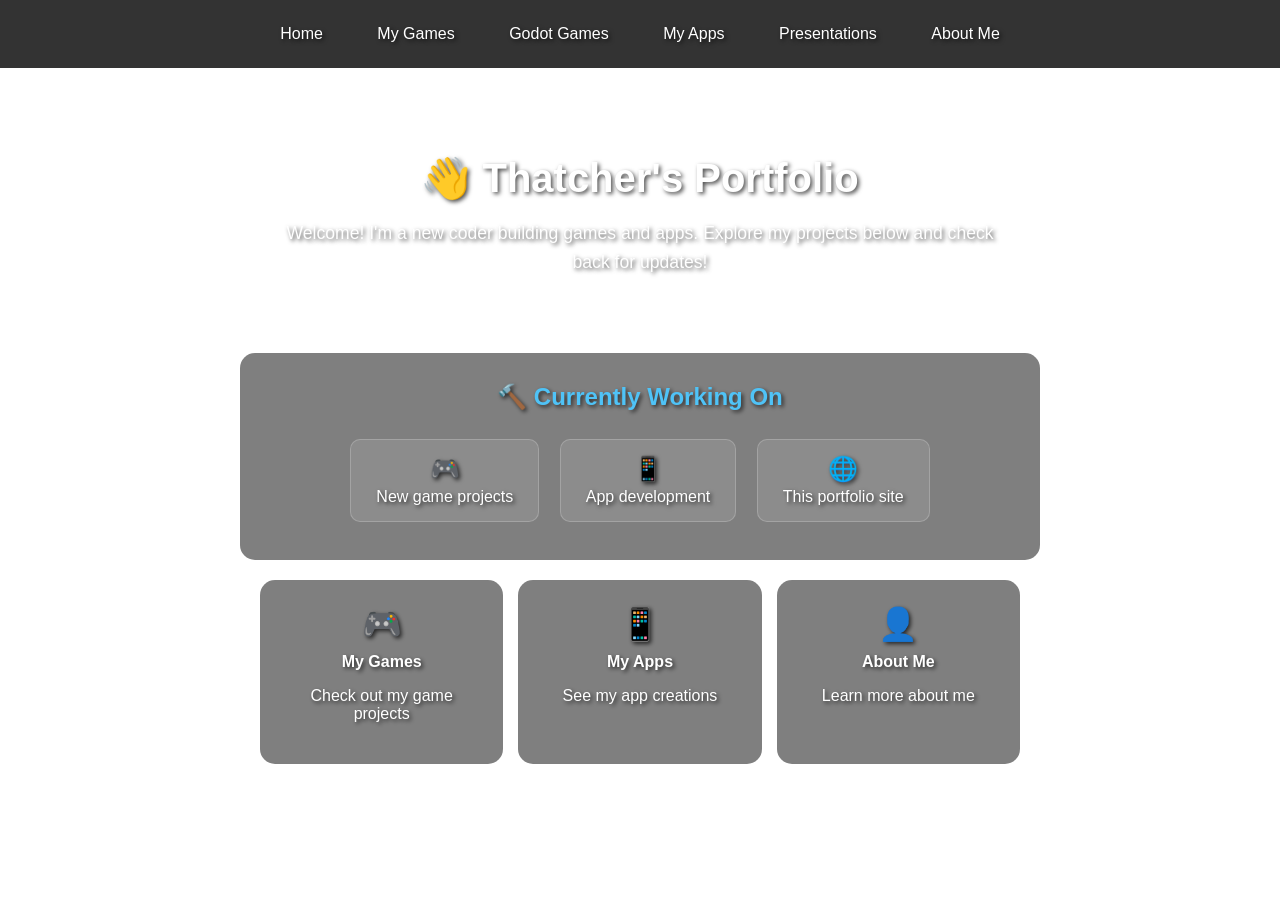
<file: Mini-Games-Arcade-main/index.html>
<!DOCTYPE html>
<html lang="en">
<head>
    <meta charset="UTF-8">
    <meta name="viewport" content="width=device-width, initial-scale=1.0">
    <link rel="icon" href="data:image/svg+xml,<svg xmlns='http://www.w3.org/2000/svg' viewBox='0 0 100 100'><text y='.9em' font-size='90'>💻</text></svg>">
    <title>Thatcher's Portfolio</title>
    <style>
        @keyframes fadeIn {
            from { opacity: 0; transform: translateY(10px); }
            to { opacity: 1; transform: translateY(0); }
        }
        * { box-sizing: border-box; }
        body {
            background-image: url('https://res.cloudinary.com/hello-tickets/image/upload/c_limit,f_auto,q_auto,w_1300/v1715129487/qvkofnazak8zixpdxhmt.jpg');
            background-size: cover;
            background-attachment: fixed;
            background-position: center;
            background-repeat: no-repeat;
            margin: 0;
            padding: 0;
            font-family: Arial, sans-serif;
            color: white;
            text-shadow: 2px 2px 4px rgba(0, 0, 0, 0.7);
            min-height: 100vh;
            animation: fadeIn 0.5s ease-in;
            display: flex;
            flex-direction: column;
        }
        nav {
            background-color: rgba(0, 0, 0, 0.8);
            padding: 15px 0;
            position: sticky;
            top: 0;
            z-index: 100;
            text-align: center;
        }
        nav a {
            color: white;
            text-decoration: none;
            padding: 10px 20px;
            margin: 0 5px;
            display: inline-block;
            border-radius: 5px;
            transition: background-color 0.3s, transform 0.2s;
        }
        nav a:hover {
            background-color: rgba(255, 255, 255, 0.2);
            transform: translateY(-2px);
        }
        main { flex: 1; }
        .content {
            padding: 30px;
            background-color: rgba(255, 255, 255, 0.1);
            backdrop-filter: blur(5px);
            border-radius: 15px;
            max-width: 800px;
            margin: 30px auto;
            text-align: center;
        }
        .content h1 {
            font-size: 2.5em;
            margin-bottom: 10px;
        }
        .content p {
            font-size: 1.1em;
            line-height: 1.6;
        }
        .status-section {
            padding: 30px;
            background-color: rgba(0, 0, 0, 0.5);
            backdrop-filter: blur(5px);
            border-radius: 15px;
            max-width: 800px;
            margin: 20px auto;
            text-align: center;
        }
        .status-section h2 {
            color: #4fc3f7;
            margin-top: 0;
        }
        .status-item {
            display: inline-block;
            background-color: rgba(255, 255, 255, 0.1);
            border: 1px solid rgba(255, 255, 255, 0.2);
            border-radius: 10px;
            padding: 15px 25px;
            margin: 8px;
            transition: transform 0.3s, background-color 0.3s;
        }
        .status-item:hover {
            transform: scale(1.05);
            background-color: rgba(255, 255, 255, 0.2);
        }
        .status-item .emoji {
            font-size: 1.5em;
            display: block;
            margin-bottom: 5px;
        }
        .quick-links {
            max-width: 800px;
            margin: 20px auto;
            display: flex;
            gap: 15px;
            justify-content: center;
            flex-wrap: wrap;
            padding: 0 20px;
        }
        .quick-link {
            flex: 1;
            min-width: 200px;
            padding: 25px;
            background-color: rgba(0, 0, 0, 0.5);
            backdrop-filter: blur(5px);
            border-radius: 15px;
            text-align: center;
            text-decoration: none;
            color: white;
            transition: transform 0.3s, background-color 0.3s;
            text-shadow: 2px 2px 4px rgba(0, 0, 0, 0.7);
        }
        .quick-link:hover {
            transform: translateY(-5px);
            background-color: rgba(0, 0, 0, 0.7);
        }
        .quick-link .emoji {
            font-size: 2em;
            display: block;
            margin-bottom: 10px;
        }
        footer {
            background-color: rgba(0, 0, 0, 0.8);
            text-align: center;
            padding: 20px;
            margin-top: 30px;
        }
        footer a {
            color: #4fc3f7;
            text-decoration: none;
            margin: 0 10px;
            transition: color 0.3s;
        }
        footer a:hover {
            color: #81d4fa;
        }
        footer p {
            margin: 5px 0;
            font-size: 0.9em;
            color: #ccc;
        }

        /* ---- Secrets section ---- */
        .secrets-box {
            padding: 30px;
            background-color: rgba(0, 0, 0, 0.5);
            backdrop-filter: blur(5px);
            border-radius: 15px;
            max-width: 800px;
            margin: 20px auto;
            text-align: center;
        }
        .secrets-box h2 { color: #ffd700; margin-top: 0; }
        .challenge-question {
            font-size: 1.1em;
            margin: 12px 0 8px;
        }
        .challenge-input {
            padding: 8px 14px;
            border-radius: 8px;
            border: 1px solid rgba(255,255,255,0.3);
            background: rgba(255,255,255,0.1);
            color: white;
            font-size: 1em;
            width: 180px;
            text-align: center;
        }
        .challenge-input::placeholder { color: rgba(255,255,255,0.4); }
        .challenge-btn {
            display: inline-block;
            margin-top: 14px;
            padding: 10px 28px;
            background: linear-gradient(135deg, #ffd700, #ff8c00);
            color: #1a0a00;
            font-weight: bold;
            border: none;
            border-radius: 8px;
            cursor: pointer;
            font-size: 1em;
            transition: transform 0.2s, opacity 0.2s;
        }
        .challenge-btn:hover { transform: translateY(-2px); opacity: 0.9; }
        .challenge-error { color: #ff6b6b; margin-top: 8px; font-size: 0.9em; }
        .challenge-progress { color: rgba(255,255,255,0.5); font-size: 0.82em; margin-bottom: 10px; }
        .secret-code-card {
            display: inline-block;
            background: rgba(255,215,0,0.1);
            border: 1px solid rgba(255,215,0,0.4);
            border-radius: 12px;
            padding: 18px 24px;
            margin: 10px;
            min-width: 200px;
        }
        .secret-code-card .code {
            font-family: monospace;
            font-size: 1.5em;
            color: #ffd700;
            letter-spacing: 2px;
            display: block;
            margin: 6px 0 4px;
        }
        .secret-code-card .code-label { font-size: 0.8em; color: rgba(255,255,255,0.55); }
        .secret-code-card .code-effect { font-size: 0.95em; color: rgba(255,255,255,0.8); margin-top:4px; }
        .apps-title {
            font-size: 3rem;
            font-weight: 900;
            letter-spacing: 4px;
            text-transform: uppercase;
            text-align: center;
            color: white;
            margin-bottom: 0.4rem;
        }
        .app-list {
            display: flex;
            flex-wrap: wrap;
            gap: 15px;
            justify-content: center;
            margin-top: 18px;
        }
        .app-card {
            display: inline-flex;
            align-items: center;
            gap: 14px;
            min-width: 260px;
            padding: 18px 22px;
            background: linear-gradient(135deg, rgba(0,0,0,0.55), rgba(0,0,0,0.35));
            border: 1px solid rgba(255,255,255,0.15);
            border-radius: 16px;
            color: white;
            text-decoration: none;
            transition: transform 0.25s, background-color 0.25s, box-shadow 0.25s;
        }
        .app-card.primary-app {
            min-width: 320px;
            padding: 22px 26px;
            background: linear-gradient(135deg, rgba(66,153,225,0.35), rgba(0,0,0,0.55));
            border-color: rgba(120,190,255,0.4);
            box-shadow: 0 12px 28px rgba(0,0,0,0.28);
        }
        .app-card.primary-app .app-icon {
            font-size: 2.5em;
            width: 58px;
            height: 58px;
            display: inline-flex;
            align-items: center;
            justify-content: center;
            border-radius: 16px;
            background: rgba(255,255,255,0.12);
        }
        .app-card.primary-app .app-name {
            font-size: 1.25em;
            letter-spacing: 0.3px;
        }
        .app-card.primary-app .app-desc {
            color: rgba(255,255,255,0.85);
        }
        .app-card:hover {
            transform: translateY(-4px);
            background: linear-gradient(135deg, rgba(0,0,0,0.7), rgba(0,0,0,0.45));
            box-shadow: 0 12px 28px rgba(0,0,0,0.35);
        }
        .app-card .app-icon {
            font-size: 2.2em;
            line-height: 1;
        }
        .app-card .app-meta {
            text-align: left;
        }
        .app-card .app-name {
            display: block;
            font-size: 1.15em;
            font-weight: 700;
            margin-bottom: 4px;
        }
        .app-badge {
            display: inline-block;
            background: linear-gradient(135deg, #ff9800, #ff6f00);
            color: white;
            font-size: 0.65em;
            font-weight: bold;
            padding: 3px 8px;
            border-radius: 4px;
            margin-left: 6px;
            text-transform: uppercase;
            letter-spacing: 0.5px;
        }
        .app-card .app-desc {
            display: block;
            font-size: 0.9em;
            color: rgba(255,255,255,0.7);
        }
        .app-card.static-app {
            cursor: default;
        }
        .app-card.static-app:hover {
            transform: none;
            box-shadow: none;
            background: linear-gradient(135deg, rgba(0,0,0,0.55), rgba(0,0,0,0.35));
        }
        @media (max-width: 600px) {
            nav a { padding: 8px 12px; margin: 2px; font-size: 0.9em; }
            .content h1 { font-size: 1.8em; }
            .quick-link { min-width: 140px; }
            .app-card { min-width: 100%; }
        }
        #mobile-warning {
            display: none;
            background: rgba(200,50,50,0.85);
            color: white;
            text-align: center;
            padding: 10px 16px;
            font-size: 0.95em;
            font-weight: bold;
            text-shadow: none;
            position: sticky;
            top: 52px;
            z-index: 99;
            backdrop-filter: blur(4px);
        }
        @media (max-width: 768px) {
            #mobile-warning { display: block; }
        }
    </style>
</head>
<body>
    <nav>
        <a href="index.html" onclick="showSection('home'); return false;">Home</a>
        <a href="arcade.html" onclick="return true;">My Games</a>
        <a href="#godot-games" onclick="showSection('godot-games'); return false;">Godot Games</a>
        <a href="#apps" onclick="showSection('apps'); return false;">My Apps</a>
        <a href="#presentations" onclick="showSection('presentations'); return false;">Presentations</a>
        <a href="#about" onclick="showSection('about'); return false;">About Me</a>
    </nav>
    <div id="mobile-warning">⚠️ Games don't currently work on mobile — play on a computer for the best experience!</div>
    <main>
        <!-- HOME SECTION -->
        <div id="section-home" class="page-section">
            <div class="content">
                <h1>👋 Thatcher's Portfolio</h1>
                <p>Welcome! I'm a new coder building games and apps. Explore my projects below and check back for updates!</p>
            </div>

            <div class="status-section">
                <h2>🔨 Currently Working On</h2>
                <div class="status-item">
                    <span class="emoji">🎮</span>
                    New game projects
                </div>
                <div class="status-item">
                    <span class="emoji">📱</span>
                    App development
                </div>
                <div class="status-item">
                    <span class="emoji">🌐</span>
                    This portfolio site
                </div>
            </div>

            <div class="quick-links">
                <a href="arcade.html" class="quick-link">
                    <span class="emoji">🎮</span>
                    <strong>My Games</strong>
                    <p>Check out my game projects</p>
                </a>
                <a href="#apps" onclick="showSection('apps'); return false;" class="quick-link">
                    <span class="emoji">📱</span>
                    <strong>My Apps</strong>
                    <p>See my app creations</p>
                </a>
                <a href="#about" onclick="showSection('about'); return false;" class="quick-link">
                    <span class="emoji">👤</span>
                    <strong>About Me</strong>
                    <p>Learn more about me</p>
                </a>
            </div>
        </div>

        <!-- APPS SECTION -->
        <div id="section-apps" class="page-section" style="display:none;">
            <div class="content">
                <h1 class="apps-title">📱 My Apps</h1>
                <p>I'm working on some cool apps — check back soon!</p>
            </div>
            <div class="app-list">
                <a href="https://dayload.lovable.app" target="_blank" rel="noopener noreferrer" class="app-card">
                    <span class="app-icon">📱</span>
                    <span class="app-meta">
                        <span class="app-name">Dayload</span>
                        <span class="app-desc">Open the Dayload app</span>
                    </span>
                </a>
                <a href="https://willhiswork-3vd3w21f6-thatchers-projects-ffc6526c.vercel.app" target="_blank" rel="noopener noreferrer" class="app-card">
                    <span class="app-icon">➕</span>
                    <span class="app-meta">
                        <span class="app-name">Tracer +<span class="app-badge">Work in Progress</span></span>
                        <span class="app-desc">Check out the beta version</span>
                    </span>
                </a>
            </div>
        </div>

        <!-- PRESENTATIONS SECTION -->
        <div id="section-presentations" class="page-section" style="display:none;">
            <div class="content">
                <h1>🎤 Presentations</h1>
                <p>Quick looks at my projects, ideas, and what I’m building next.</p>
            </div>
            <div class="app-list">
                <a href="https://www.figma.com/proto/HkADiqRXqgevVmRrXooVly/Untitled?node-id=70-6&scaling=contain&content-scaling=fixed&t=H7LKLZvlqbjvxMW3-1" target="_blank" rel="noopener noreferrer" class="app-card">
                    <span class="app-icon">🎨</span>
                    <span class="app-meta">
                        <span class="app-name">Figma Presentation</span>
                        <span class="app-desc">View my design presentation</span>
                    </span>
                </a>
                <a href="https://www.figma.com/proto/evgHjNpEmG3BOXP9nAJjyV/sandbox?node-id=63-665&starting-point-node-id=63%3A665&t=3jhSKKx1aEHE1nlK-1" target="_blank" rel="noopener noreferrer" class="app-card">
                    <span class="app-icon">🎨</span>
                    <span class="app-meta">
                        <span class="app-name">Sandbox Presentation</span>
                        <span class="app-desc">View my sandbox design</span>
                    </span>
                </a>
            </div>
        </div>

        <!-- ABOUT SECTION -->
        <div id="section-about" class="page-section" style="display:none;">
            <div class="content">
                <h1>👤 About Me</h1>
                <p>hello, I'm Thatcher! I'm a new coder who loves building games and apps. I'm always learning new things and working on exciting projects. Check out my games and apps to see what I've been up to!</p>
            </div>
            <div class="status-section">
                <h2>🛠️ Skills</h2>
                <div class="status-item">
                    <span class="emoji">🌐</span>
                    HTML / CSS
                </div>
                <div class="status-item">
                    <span class="emoji">⚡</span>
                    JavaScript
                </div>
                <div class="status-item">
                    <span class="emoji">🎮</span>
                    Game Development
                </div>
            </div>

            <!-- SECRETS SECTION -->
            <div class="secrets-box">
                <h2>🔐 Secrets</h2>

                <!-- Locked: challenge -->
                <div id="secrets-challenge">
                    <p style="color:rgba(255,255,255,0.7);margin-bottom:16px;">Answer 3 questions about my games to unlock the secret codes!</p>
                    <div class="challenge-progress" id="challenge-progress">Question 1 of 3</div>
                    <div class="challenge-question" id="challenge-q"></div>
                    <div style="margin-top:10px;">
                        <input class="challenge-input" id="challenge-ans" placeholder="Your answer..." autocomplete="off" />
                    </div>
                    <div><button class="challenge-btn" id="challenge-submit">Submit</button></div>
                    <div class="challenge-error" id="challenge-error"></div>
                </div>

                <!-- Unlocked: codes -->
                <div id="secrets-unlocked" style="display:none;">
                    <p style="color:#a0ffb0;margin-bottom:16px;">✅ Nice work! Here are the secret codes for <strong>Bread Baker</strong>:</p>
                    <div>
                        <div class="secret-code-card">
                            <span class="code-label">CODE 1</span>
                            <span class="code">KNEADMAX</span>
                            <span class="code-effect">Instantly completes kneading</span>
                        </div>
                        <div class="secret-code-card">
                            <span class="code-label">CODE 2</span>
                            <span class="code">BAKEOFF</span>
                            <span class="code-effect">Instantly bakes your bread</span>
                        </div>
                    </div>
                    <p style="color:rgba(255,255,255,0.45);font-size:0.8em;margin-top:16px;">Enter these in the secret menu inside the Bread Baker game 🍞</p>
                </div>
            </div>
        </div>

        <!-- GODOT GAMES SECTION -->
        <div id="section-godot-games" class="page-section" style="display:none;">
            <div class="content">
                <h1>🎮 Godot Games</h1>
                <p>Games created with Godot Engine</p>
            </div>
            <div class="app-list">
                <a href="http://localhost:8060/tmp_js_export.html" target="_blank" rel="noopener noreferrer" class="app-card">
                    <span class="app-icon">🌾</span>
                    <span class="app-meta">
                        <span class="app-name">Farmstead</span>
                        <span class="app-desc">A farming simulation game</span>
                    </span>
                </a>
            </div>
        </div>
    </main>

    <script>
        function showSection(name) {
            // Hide all sections
            document.querySelectorAll('.page-section').forEach(function(s) {
                s.style.display = 'none';
            });
            // Show the requested section
            var el = document.getElementById('section-' + name);
            if (el) {
                el.style.display = 'block';
                el.style.animation = 'fadeIn 0.4s ease-in';
            }
            // Save current section to sessionStorage
            sessionStorage.setItem('currentSection', name);
            // Update the URL hash
            if (name === 'home') {
                history.pushState(null, '', 'index.html');
            } else {
                history.pushState(null, '', '#' + name);
            }
            window.scrollTo(0, 0);
        }

        // On page load, check hash and show the right section
        (function() {
            var hash = window.location.hash.replace('#', '');
            var savedSection = sessionStorage.getItem('currentSection');
            
            if (hash === 'apps' || hash === 'presentations' || hash === 'about') {
                showSection(hash);
            } else if (savedSection && (savedSection === 'apps' || savedSection === 'presentations' || savedSection === 'about')) {
                showSection(savedSection);
            }
        })();

        // Handle browser back/forward
        window.addEventListener('popstate', function() {
            var hash = window.location.hash.replace('#', '');
            if (hash === 'apps' || hash === 'presentations' || hash === 'about') {
                showSection(hash);
            } else {
                showSection('home');
            }
        });

        // ---- Secrets Challenge ----
        var questions = [
            { q: '🎮 How many games are in the Mini Games Arcade?', a: '5' },
            { q: '🍞 In Bread Baker, how many kneads do you need to complete the kneading stage?', a: '200' },
            { q: '🍞 What is the name of the baking game in the arcade? (one word)', a: 'bread baker' }
        ];
        var currentQ = 0;
        var secretsUnlocked = false;

        function loadQuestion() {
            document.getElementById('challenge-progress').textContent = 'Question ' + (currentQ + 1) + ' of ' + questions.length;
            document.getElementById('challenge-q').textContent = questions[currentQ].q;
            document.getElementById('challenge-ans').value = '';
            document.getElementById('challenge-error').textContent = '';
            document.getElementById('challenge-ans').focus();
        }

        document.addEventListener('DOMContentLoaded', function() {
            loadQuestion();
        });

        document.getElementById('challenge-submit').addEventListener('click', checkAnswer);
        document.getElementById('challenge-ans').addEventListener('keydown', function(e) {
            if (e.key === 'Enter') checkAnswer();
        });

        function checkAnswer() {
            if (secretsUnlocked) return;
            var ans = document.getElementById('challenge-ans').value.trim().toLowerCase();
            var correct = questions[currentQ].a.toLowerCase();
            if (ans === correct) {
                currentQ++;
                if (currentQ >= questions.length) {
                    secretsUnlocked = true;
                    document.getElementById('secrets-challenge').style.display = 'none';
                    document.getElementById('secrets-unlocked').style.display = 'block';
                } else {
                    loadQuestion();
                }
            } else {
                document.getElementById('challenge-error').textContent = '❌ Not quite — try again!';
                document.getElementById('challenge-ans').select();
            }
        }
    </script>
</body>
</html>
</file>
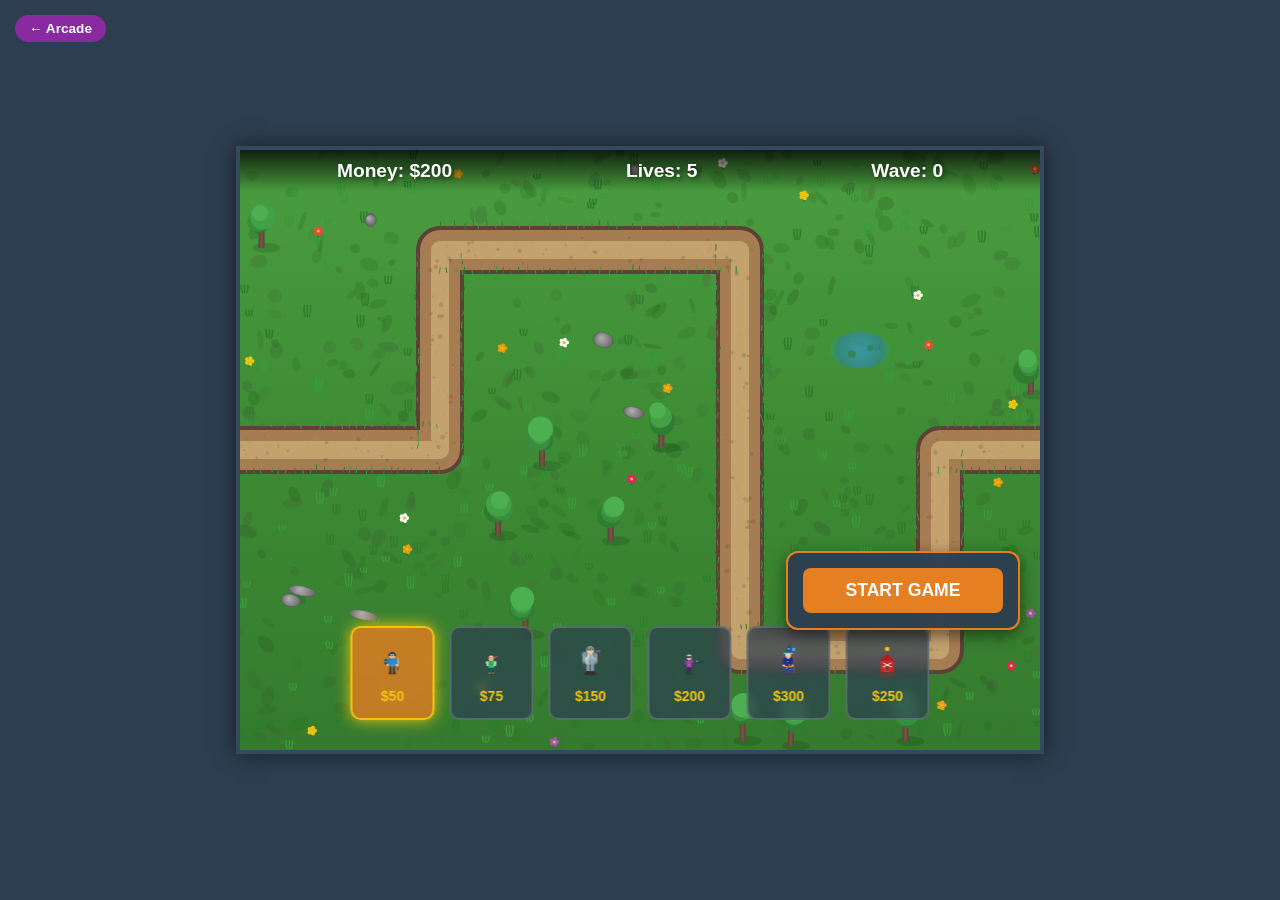
<file: Mini-Games-Arcade-main/amtd/index.html>
<!DOCTYPE html>
<html lang="en">
<head>
    <meta charset="UTF-8">
    <meta name="viewport" content="width=device-width, initial-scale=1.0">
    <title>Allmighty Tower Defense - 2D Stickmen</title>
    <link rel="stylesheet" href="style.css">
</head>
<body>
    <a href="../arcade.html" style="position:fixed;top:15px;left:15px;background:rgba(156,39,176,0.85);color:white;padding:6px 14px;border-radius:20px;text-decoration:none;font-size:0.85rem;font-weight:bold;z-index:9999;font-family:sans-serif;">← Arcade</a>
    <div id="game-container">
        <div id="ui">
            <div class="stats">
                <span>Money: $<span id="money">200</span></span>
                <span>Lives: <span id="lives">5</span></span>
                <span>Wave: <span id="wave">0</span></span>
            </div>
        </div>
        <div id="upgrade-menu" class="hidden">
            <h3 id="upgrade-title">Soldier</h3>
            <div class="upgrade-stats">
                <div>DMG: <span id="stat-dmg">15</span> <span class="bonus">→ +5</span></div>
                <div>RNG: <span id="stat-range">120</span> <span class="bonus">→ +20</span></div>
                <div>SPD: <span id="stat-spd">40</span> <span class="bonus">→ -2</span></div>
            </div>
            <button id="upgrade-btn">Upgrade ($100)</button>
            <button id="close-upgrade">Close</button>
        </div>
        <div id="unit-bar">
            <div class="unit active" data-unit="basic" title="Soldier ($50)">
                <canvas class="unit-preview" width="65" height="65"></canvas>
                <div class="unit-price">$50</div>
            </div>
            <div class="unit" data-unit="fast" title="Speedy ($75)">
                <canvas class="unit-preview" width="65" height="65"></canvas>
                <div class="unit-price">$75</div>
            </div>
            <div class="unit" data-unit="heavy" title="Giant ($150)">
                <canvas class="unit-preview" width="65" height="65"></canvas>
                <div class="unit-price">$150</div>
            </div>
            <div class="unit" data-unit="long" title="Sniper ($200)">
                <canvas class="unit-preview" width="65" height="65"></canvas>
                <div class="unit-price">$200</div>
            </div>
            <div class="unit" data-unit="mage" title="Wizard ($300)">
                <canvas class="unit-preview" width="65" height="65"></canvas>
                <div class="unit-price">$300</div>
            </div>
            <div class="unit" data-unit="farm" title="Farm ($250)">
                <canvas class="unit-preview" width="65" height="65"></canvas>
                <div class="unit-price">$250</div>
            </div>
        </div>
        <div id="start-screen">
            <div id="start-modal">
                <h1>Allmighty Tower Defense</h1>
                <p>Protect the path from the goblin invasion!</p>
                <button id="start-game-btn">START GAME</button>
            </div>
        </div>
        <canvas id="gameCanvas"></canvas>
    </div>
    <script src="script.js"></script>
</body>
</html>
</file>
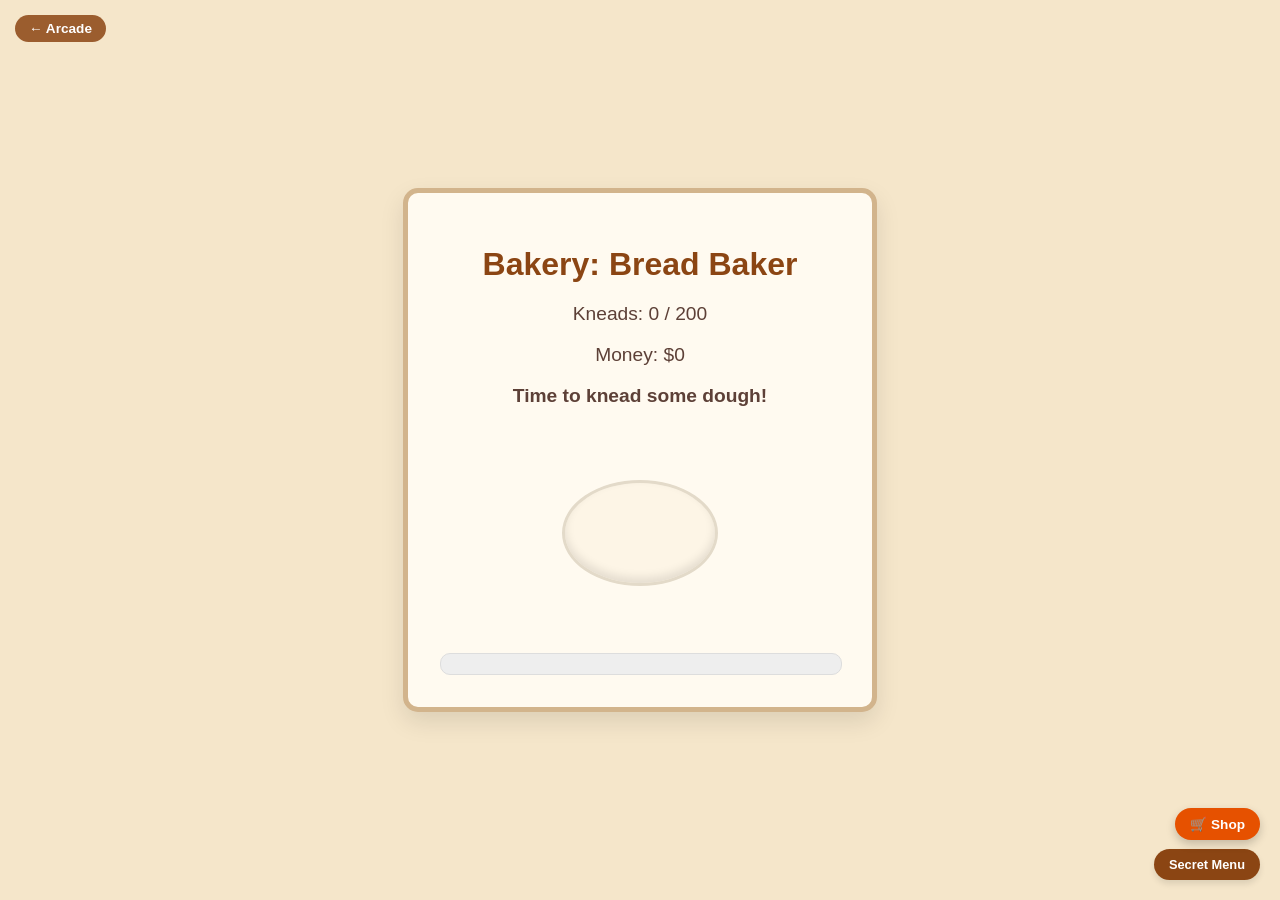
<file: Mini-Games-Arcade-main/BreadBaker/index.html>
<!DOCTYPE html>
<html lang="en">
<head>
    <meta charset="UTF-8">
    <meta name="viewport" content="width=device-width, initial-scale=1.0">
    <title>Bread Baker</title>
    <link rel="icon" href="data:,">
    <link rel="stylesheet" href="style.css">
</head>
<body>
    <div class="bakery-container">
        <h1>Bakery: Bread Baker</h1>
        <div id="stats">
            <p>Kneads: <span id="knead-count">0</span> / <span id="target-kneads">200</span></p>
            <p>Money: $<span id="money-count">0</span></p>
            <p id="status">Time to knead some dough!</p>
        </div>
        <div id="dough-container">
            <div id="dough" class="dough">
                <div id="slice-target" class="hidden"></div>
                <canvas id="slice-canvas" class="hidden"></canvas>
                <div id="slice" class="hidden"></div>
            </div>
        </div>
        <div id="oven-container" class="hidden">
            <div id="oven">
                <div id="oven-door"></div>
                <div id="oven-inside"></div>
            </div>
            <p>Drag the bread into the oven!</p>
        </div>
        <div id="progress-bar-container">
            <div id="progress-bar"></div>
        </div>
        <div id="tools" class="hidden">
            <div id="knife-pickup" title="Pick up knife">🔪</div>
            <button id="oven-btn" disabled>Put in Oven</button>
            <button id="reset-btn" class="hidden">Knead More Bread</button>
        </div>
    </div>

    <a id="back-btn" href="../arcade.html">← Arcade</a>
    <button id="secret-trigger">Secret Menu</button>
    <button id="shop-trigger">🛒 Shop</button>

    <!-- SHOP PANEL -->
    <div id="shop-panel" class="hidden">
        <div id="shop-header">
            <span>🛒 Bakery Shop</span>
            <button id="close-shop">✕</button>
        </div>
        <div id="shop-money-display">💰 $<span id="shop-money">0</span></div>
        <div id="shop-items">

            <div class="shop-item" id="item-power-gloves">
                <div class="shop-item-info">
                    <span class="shop-item-name">💪 Power Gloves</span>
                    <span class="shop-item-desc">+1 knead per click (max 5)</span>
                    <span class="shop-item-owned">Owned: <span id="owned-power-gloves">0</span>/5</span>
                </div>
                <button class="shop-buy-btn" data-item="power-gloves" data-cost="50">$50</button>
            </div>

            <div class="shop-item" id="item-apprentice">
                <div class="shop-item-info">
                    <span class="shop-item-name">👨‍🍳 Apprentice Baker</span>
                    <span class="shop-item-desc">Auto-kneads 1x per second</span>
                    <span class="shop-item-owned">Owned: <span id="owned-apprentice">0</span></span>
                </div>
                <button class="shop-buy-btn" data-item="apprentice" data-cost="80">$80</button>
            </div>

            <div class="shop-item" id="item-master-baker">
                <div class="shop-item-info">
                    <span class="shop-item-name">👨‍🍳 Master Baker</span>
                    <span class="shop-item-desc">Auto-kneads 5x per second</span>
                    <span class="shop-item-owned">Owned: <span id="owned-master-baker">0</span></span>
                </div>
                <button class="shop-buy-btn" data-item="master-baker" data-cost="300">$300</button>
            </div>

            <div class="shop-item" id="item-golden-knife">
                <div class="shop-item-info">
                    <span class="shop-item-name">🗡️ Golden Knife</span>
                    <span class="shop-item-desc">Auto-slices bread instantly</span>
                    <span class="shop-item-owned" id="owned-golden-knife-label">Not owned</span>
                </div>
                <button class="shop-buy-btn" data-item="golden-knife" data-cost="120">$120</button>
            </div>

            <div class="shop-item" id="item-turbo-oven">
                <div class="shop-item-info">
                    <span class="shop-item-name">🔥 Turbo Oven</span>
                    <span class="shop-item-desc">Bread bakes 3x faster</span>
                    <span class="shop-item-owned" id="owned-turbo-oven-label">Not owned</span>
                </div>
                <button class="shop-buy-btn" data-item="turbo-oven" data-cost="175">$175</button>
            </div>

            <div class="shop-item" id="item-second-kitchen">
                <div class="shop-item-info">
                    <span class="shop-item-name">🏠 Second Kitchen</span>
                    <span class="shop-item-desc">Auto-bakes a loaf every 30s for $100</span>
                    <span class="shop-item-owned" id="owned-second-kitchen-label">Not owned</span>
                </div>
                <button class="shop-buy-btn" data-item="second-kitchen" data-cost="600">$600</button>
            </div>

        </div>
        <div id="shop-stats">
            <div>⚡ Click power: <span id="stat-click-power">1</span></div>
            <div>🤖 Auto-knead/sec: <span id="stat-auto-rate">0</span></div>
        </div>
    </div>

    <div id="secret-menu" class="hidden">
        <h3>Secret Menu</h3>
        <input type="text" id="secret-input" placeholder="Enter code...">
        <div class="button-group">
            <button id="apply-code">Apply</button>
            <button id="close-secret">Close</button>
        </div>
    </div>

    <div id="knife-cursor" class="hidden">🔪</div>

    <script src="script.js"></script>
</body>
</html>
</file>
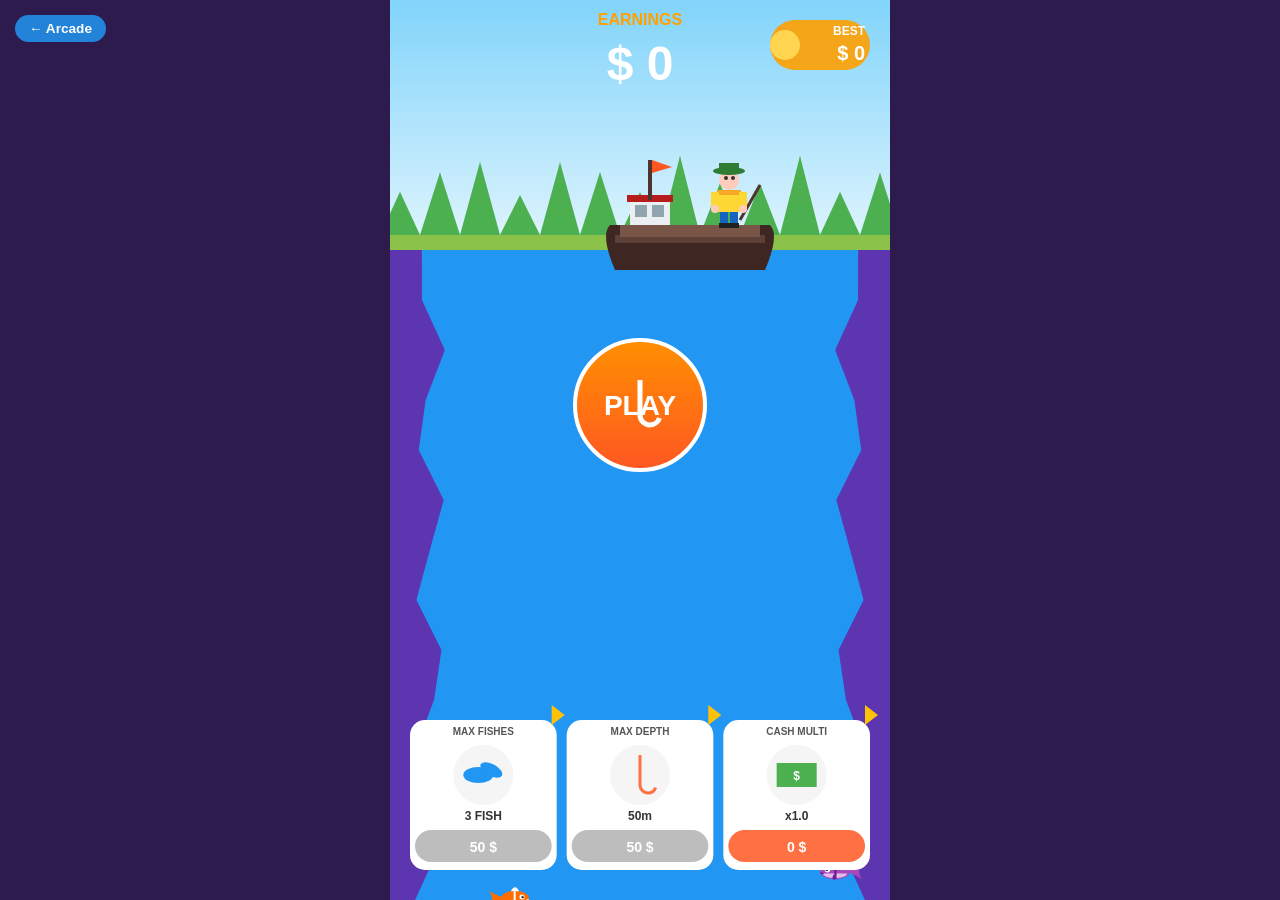
<file: Mini-Games-Arcade-main/Fishing/index.html>
<!DOCTYPE html>
<html lang="en">
<head>
    <meta charset="UTF-8">
    <meta name="viewport" content="width=device-width, initial-scale=1.0">
    <title>Fishing Game</title>
    <link rel="icon" href="data:,">
    <link rel="stylesheet" href="style.css">
</head>
<body>
    <a id="back-btn" href="../arcade.html">← Arcade</a>
    <canvas id="gameCanvas"></canvas>
    <script src="game.js"></script>
</body>
</html>
</file>
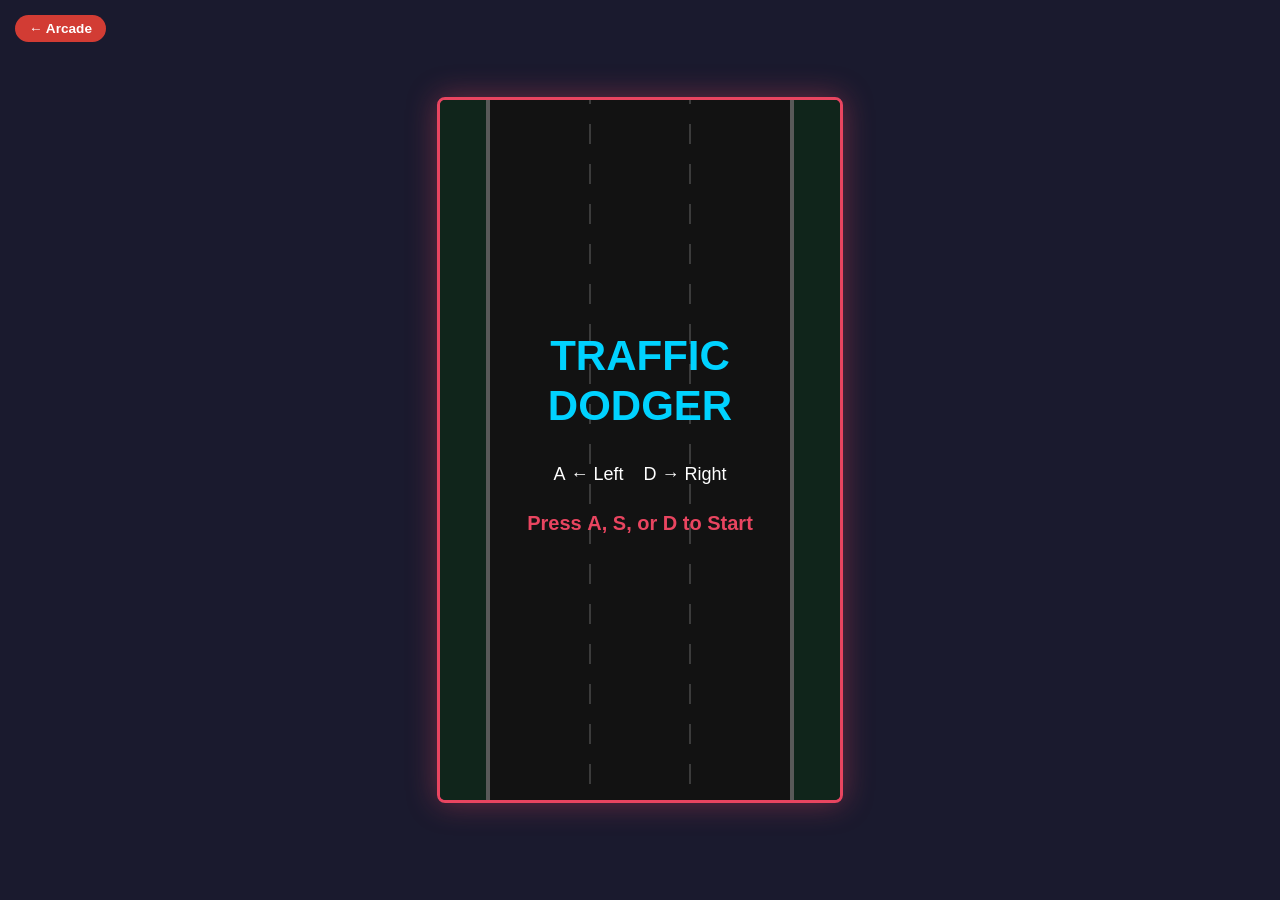
<file: Mini-Games-Arcade-main/racecarfrenzy/index.html>
<!DOCTYPE html>
<html lang="en">
<head>
  <meta charset="UTF-8" />
  <meta name="viewport" content="width=device-width, initial-scale=1.0" />
  <title>Traffic Dodger</title>
  <style>
    * { margin: 0; padding: 0; box-sizing: border-box; }
    body {
      background: #1a1a2e;
      display: flex;
      justify-content: center;
      align-items: center;
      height: 100vh;
      font-family: 'Segoe UI', Arial, sans-serif;
      overflow: hidden;
    }
    canvas {
      border: 3px solid #e94560;
      border-radius: 8px;
      box-shadow: 0 0 30px rgba(233, 69, 96, 0.4);
    }
  </style>
</head>
<body>
  <a href="../arcade.html" style="position:fixed;top:15px;left:15px;background:rgba(244,67,54,0.85);color:white;padding:6px 14px;border-radius:20px;text-decoration:none;font-size:0.85rem;font-weight:bold;z-index:9999;font-family:sans-serif;">← Arcade</a>
  <canvas id="gameCanvas" width="400" height="700"></canvas>
  <script src="game.js"></script>
</body>
</html>
</file>
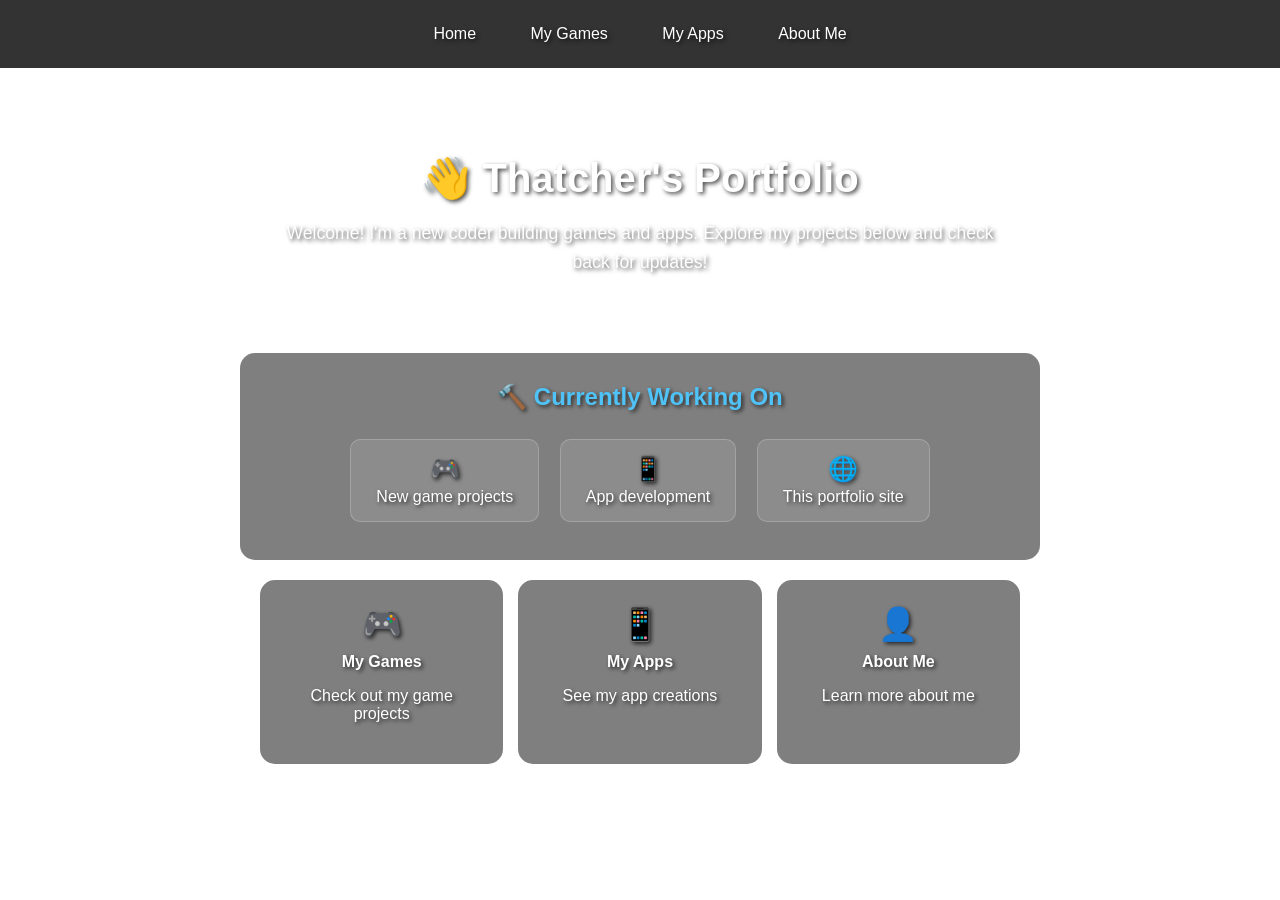
<file: Mini-Games-Arcade-main/Thatcherwebport/index.html>
<!DOCTYPE html>
<html lang="en">
<head>
    <meta charset="UTF-8">
    <meta name="viewport" content="width=device-width, initial-scale=1.0">
    <link rel="icon" href="data:image/svg+xml,<svg xmlns='http://www.w3.org/2000/svg' viewBox='0 0 100 100'><text y='.9em' font-size='90'>💻</text></svg>">
    <title>Thatcher's Portfolio</title>
    <style>
        @keyframes fadeIn {
            from { opacity: 0; transform: translateY(10px); }
            to { opacity: 1; transform: translateY(0); }
        }
        * { box-sizing: border-box; }
        body {
            background-image: url('https://res.cloudinary.com/hello-tickets/image/upload/c_limit,f_auto,q_auto,w_1300/v1715129487/qvkofnazak8zixpdxhmt.jpg');
            background-size: cover;
            background-attachment: fixed;
            background-position: center;
            background-repeat: no-repeat;
            margin: 0;
            padding: 0;
            font-family: Arial, sans-serif;
            color: white;
            text-shadow: 2px 2px 4px rgba(0, 0, 0, 0.7);
            min-height: 100vh;
            animation: fadeIn 0.5s ease-in;
            display: flex;
            flex-direction: column;
        }
        nav {
            background-color: rgba(0, 0, 0, 0.8);
            padding: 15px 0;
            position: sticky;
            top: 0;
            z-index: 100;
            text-align: center;
        }
        nav a {
            color: white;
            text-decoration: none;
            padding: 10px 20px;
            margin: 0 5px;
            display: inline-block;
            border-radius: 5px;
            transition: background-color 0.3s, transform 0.2s;
        }
        nav a:hover {
            background-color: rgba(255, 255, 255, 0.2);
            transform: translateY(-2px);
        }
        main { flex: 1; }
        .content {
            padding: 30px;
            background-color: rgba(255, 255, 255, 0.1);
            backdrop-filter: blur(5px);
            border-radius: 15px;
            max-width: 800px;
            margin: 30px auto;
            text-align: center;
        }
        .content h1 {
            font-size: 2.5em;
            margin-bottom: 10px;
        }
        .content p {
            font-size: 1.1em;
            line-height: 1.6;
        }
        .status-section {
            padding: 30px;
            background-color: rgba(0, 0, 0, 0.5);
            backdrop-filter: blur(5px);
            border-radius: 15px;
            max-width: 800px;
            margin: 20px auto;
            text-align: center;
        }
        .status-section h2 {
            color: #4fc3f7;
            margin-top: 0;
        }
        .status-item {
            display: inline-block;
            background-color: rgba(255, 255, 255, 0.1);
            border: 1px solid rgba(255, 255, 255, 0.2);
            border-radius: 10px;
            padding: 15px 25px;
            margin: 8px;
            transition: transform 0.3s, background-color 0.3s;
        }
        .status-item:hover {
            transform: scale(1.05);
            background-color: rgba(255, 255, 255, 0.2);
        }
        .status-item .emoji {
            font-size: 1.5em;
            display: block;
            margin-bottom: 5px;
        }
        .quick-links {
            max-width: 800px;
            margin: 20px auto;
            display: flex;
            gap: 15px;
            justify-content: center;
            flex-wrap: wrap;
            padding: 0 20px;
        }
        .quick-link {
            flex: 1;
            min-width: 200px;
            padding: 25px;
            background-color: rgba(0, 0, 0, 0.5);
            backdrop-filter: blur(5px);
            border-radius: 15px;
            text-align: center;
            text-decoration: none;
            color: white;
            transition: transform 0.3s, background-color 0.3s;
            text-shadow: 2px 2px 4px rgba(0, 0, 0, 0.7);
        }
        .quick-link:hover {
            transform: translateY(-5px);
            background-color: rgba(0, 0, 0, 0.7);
        }
        .quick-link .emoji {
            font-size: 2em;
            display: block;
            margin-bottom: 10px;
        }
        footer {
            background-color: rgba(0, 0, 0, 0.8);
            text-align: center;
            padding: 20px;
            margin-top: 30px;
        }
        footer a {
            color: #4fc3f7;
            text-decoration: none;
            margin: 0 10px;
            transition: color 0.3s;
        }
        footer a:hover {
            color: #81d4fa;
        }
        footer p {
            margin: 5px 0;
            font-size: 0.9em;
            color: #ccc;
        }
        @media (max-width: 600px) {
            nav a { padding: 8px 12px; margin: 2px; font-size: 0.9em; }
            .content h1 { font-size: 1.8em; }
            .quick-link { min-width: 140px; }
        }
    </style>
</head>
<body>
    <nav>
        <a href="index.html">Home</a>
        <a href="games.html">My Games</a>
        <a href="apps.html">My Apps</a>
        <a href="about.html">About Me</a>
    </nav>
    <main>
        <div class="content">
            <h1>👋 Thatcher's Portfolio</h1>
            <p>Welcome! I'm a new coder building games and apps. Explore my projects below and check back for updates!</p>
        </div>

        <div class="status-section">
            <h2>🔨 Currently Working On</h2>
            <div class="status-item">
                <span class="emoji">🎮</span>
                New game projects
            </div>
            <div class="status-item">
                <span class="emoji">📱</span>
                App development
            </div>
            <div class="status-item">
                <span class="emoji">🌐</span>
                This portfolio site
            </div>
        </div>

        <div class="quick-links">
            <a href="games.html" class="quick-link">
                <span class="emoji">🎮</span>
                <strong>My Games</strong>
                <p>Check out my game projects</p>
            </a>
            <a href="apps.html" class="quick-link">
                <span class="emoji">📱</span>
                <strong>My Apps</strong>
                <p>See my app creations</p>
            </a>
            <a href="about.html" class="quick-link">
                <span class="emoji">👤</span>
                <strong>About Me</strong>
                <p>Learn more about me</p>
            </a>
        </div>
    </main>

</body>
</html>
</file>
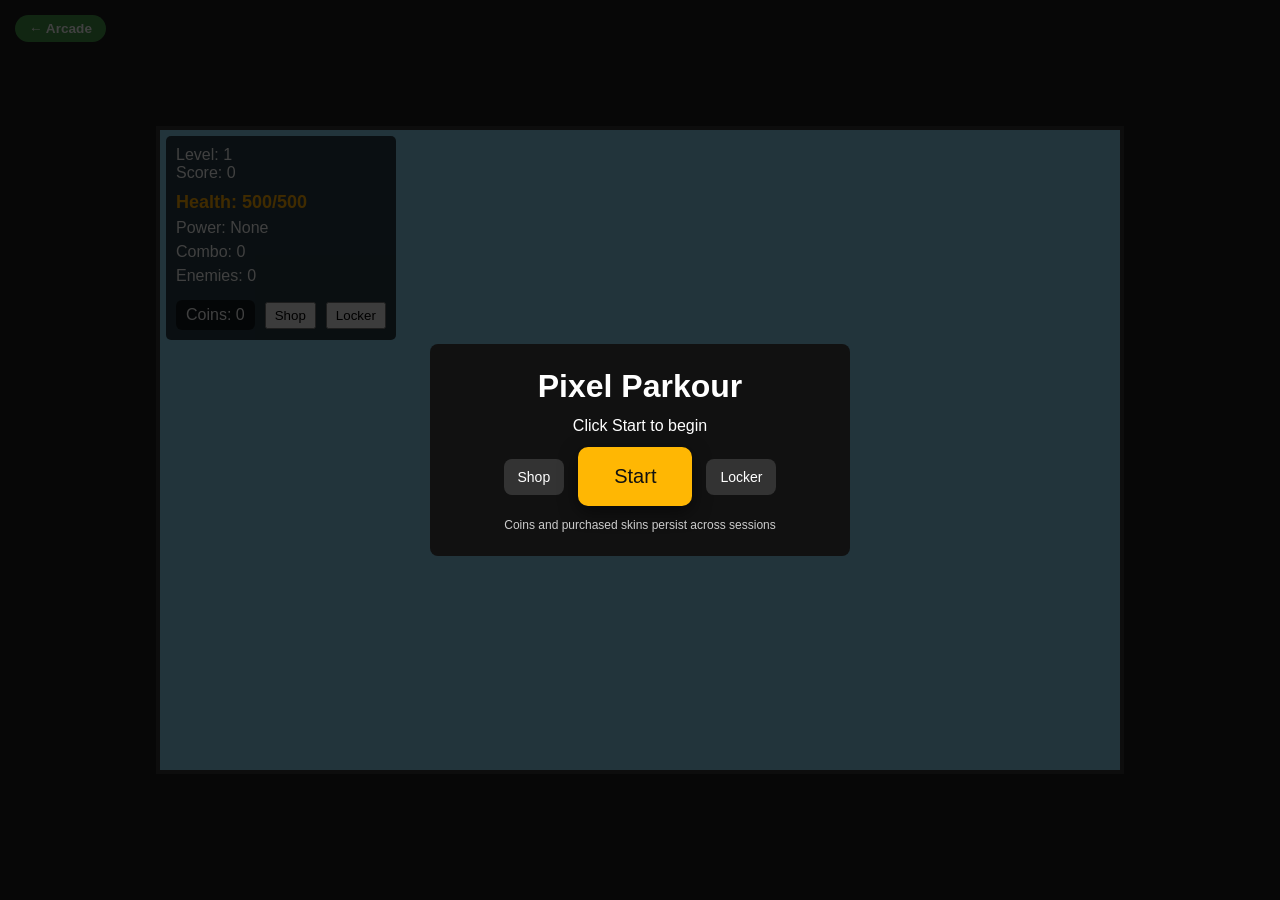
<file: Mini-Games-Arcade-main/zombie run/index.html>
<!DOCTYPE html>
<html lang="en">
<head>
    <meta charset="UTF-8">
    <meta name="viewport" content="width=device-width, initial-scale=1.0">
    <title>Pixel Parkour - Retro Game</title>
    <style>
        * {
            margin: 0;
            padding: 0;
            box-sizing: border-box;
        }
        
        body {
            display: flex;
            justify-content: center;
            align-items: center;
            min-height: 100vh;
            background-color: #1a1a1a;
            font-family: Arial, sans-serif;
        }
        
        #gameContainer {
            position: relative;
        }
        
        canvas {
            display: block;
            background-color: #87ceeb;
            border: 4px solid #333;
            image-rendering: pixelated;
            image-rendering: crisp-edges;
        }
        
        #ui {
            position: absolute;
            top: 10px;
            left: 10px;
            color: #fff;
            font-size: 16px;
            background: rgba(0, 0, 0, 0.7);
            padding: 10px;
            border-radius: 5px;
            z-index: 100;
        }
        

        
        #gameOver {
            position: absolute;
            top: 50%;
            left: 50%;
            transform: translate(-50%, -50%);
            background: rgba(0, 0, 0, 0.9);
            color: #fff;
            padding: 40px;
            border-radius: 10px;
            text-align: center;
            z-index: 1000;
            display: none;
            min-width: 300px;
        }
        
        #gameOver h1 {
            font-size: 36px;
            margin-bottom: 20px;
        }
        
        #gameOver p {
            font-size: 18px;
            margin-bottom: 20px;
        }
        
        #gameOver button {
            padding: 10px 20px;
            font-size: 16px;
            background-color: #4CAF50;
            color: white;
            border: none;
            border-radius: 5px;
            cursor: pointer;
        }
        
        #gameOver button:hover {
            background-color: #45a049;
        }

        /* Start menu button styles */
        .menuStart { font-size:20px; padding:18px 36px; background:#ffb703; color:#111; border:none; border-radius:10px; cursor:pointer; box-shadow:0 6px 18px rgba(0,0,0,0.5); }
        .menuSmall { font-size:14px; padding:10px 14px; background:#333; color:#fff; border:none; border-radius:8px; cursor:pointer; }
        .menuSmall:hover, .menuStart:hover { filter:brightness(1.05); }

        /* Shop grid */
        .shopGrid { display:grid; grid-template-columns: repeat(auto-fill, minmax(120px, 1fr)); gap:10px; max-height:480px; overflow:auto; }
        .skinCard { background:#1a1a1a; padding:10px; border-radius:8px; text-align:center; color:#fff; cursor:pointer; border:2px solid transparent; transition:transform .12s ease, border-color .12s ease; }
        .skinCard:hover { transform:translateY(-6px); border-color:#ffb703; }
        .skinThumb { width:64px; height:64px; margin:0 auto 8px; border-radius:6px; background:#222; display:flex; align-items:center; justify-content:center; }
        .previewBox { background:#0f0f0f; padding:12px; border-radius:8px; min-width:200px; color:#fff; }
        .rarity { display:inline-block; padding:3px 8px; border-radius:10px; font-size:11px; margin-left:6px; }
        .rarity.common { background:#3b3b3b; color:#ddd; }
        .rarity.uncommon { background:#2b8f4c; color:#fff; }
        .rarity.rare { background:#4a6cff; color:#fff; }
        .rarity.legendary { background:linear-gradient(90deg,#ffd54f,#ff8a00); color:#111; }

        .purchasedAnim { animation:purchaseFlash .45s ease; }
        @keyframes purchaseFlash { 0% { transform:scale(1); box-shadow:0 0 0 rgba(255,204,0,0); } 50% { transform:scale(1.06); box-shadow:0 6px 18px rgba(255,204,0,0.35); } 100% { transform:scale(1); box-shadow:0 0 0 rgba(255,204,0,0); } }
    </style>
</head>
<body>
    <a href="../arcade.html" style="position:fixed;top:15px;left:15px;background:rgba(76,175,80,0.85);color:white;padding:6px 14px;border-radius:20px;text-decoration:none;font-size:0.85rem;font-weight:bold;z-index:9999;font-family:sans-serif;">← Arcade</a>
    <div id="gameContainer">
        <canvas id="gameCanvas" width="960" height="640"></canvas>
        <div id="ui">
            <div>Level: <span id="level">1</span></div>
            <div>Score: <span id="score">0</span></div>
            <div style="margin-top: 10px; font-weight: bold; color: #ffaa00; font-size: 18px;">
                Health: <span id="health">500</span>/500
            </div>
            <div style="margin-top: 6px;">Power: <span id="power">None</span></div>
            <div style="margin-top: 6px;">Combo: <span id="combo">0</span></div>
            <div style="margin-top: 6px;">Enemies: <span id="enemies">0</span></div>
            
            <div style="margin-top: 15px; display: flex; gap: 10px; align-items: center;">
                <div style="background:rgba(0,0,0,0.6);padding:6px 10px;border-radius:6px;">Coins: <span id="coins">0</span></div>
                <button id="shopBtn" type="button" style="padding:4px 8px; cursor:pointer;">Shop</button>
                <button id="lockerBtn" type="button" style="padding:4px 8px; cursor:pointer;">Locker</button>
            </div>
        </div>

        <div id="gameOver">
            <h1 id="gameOverTitle">Game Over</h1>
            <p id="gameOverText"></p>
            <div style="margin-top:12px; display: flex; flex-direction: column; gap: 10px;">
                <button id="retryBtn">Retry</button>
                <button id="backToMenuBtn">Back to Menu</button>
                <button id="gameOverShop">Shop</button>
            </div>
        </div>

        <!-- Start menu -->
        <div id="startMenu" style="position:fixed;inset:0;display:flex;align-items:center;justify-content:center;background:rgba(0,0,0,0.75);z-index:10000;">
            <div style="background:#111;padding:24px;border-radius:8px;color:#fff;min-width:420px;text-align:center;font-family:Arial,sans-serif;">
                <h1 style="margin:0 0 12px">Pixel Parkour</h1>
                <p style="margin:0 0 12px">Click Start to begin</p>

                <div style="display:flex;align-items:center;justify-content:center;gap:14px;margin-top:10px;">
                    <button id="openShopFromMenu" type="button" class="menuSmall">Shop</button>
                    <button id="startButton" type="button" class="menuStart">Start</button>
                    <button id="openLockerFromMenu" type="button" class="menuSmall">Locker</button>
                </div>

                <div style="margin-top:12px;font-size:12px;color:#ccc">Coins and purchased skins persist across sessions</div>
            </div>
        </div>

        <!-- Shop modal -->
        <div id="shopModal" style="position:fixed;inset:0;display:none;align-items:center;justify-content:center;background:rgba(0,0,0,0.75);z-index:10001;">
            <div style="background:#111;padding:18px;border-radius:8px;color:#fff;min-width:760px;font-family:Arial,sans-serif;display:flex;gap:12px;">
                <div style="flex:1;">
                    <h2 style="margin-top:0">Shop</h2>
                    <div id="shopGrid" class="shopGrid"></div>
                </div>
                <div style="width:260px;">
                    <div class="previewBox">
                        <div id="previewName" style="font-weight:bold;font-size:18px">Select a skin</div>
                        <div id="previewRarity" style="margin-top:6px"></div>
                        <div id="previewCanvas" style="width:200px;height:140px;margin:8px auto;background:#000;border-radius:6px;display:flex;align-items:center;justify-content:center;color:#fff">Preview</div>
                        <div id="previewDesc" style="font-size:12px;color:#ccc;margin-top:8px"></div>
                        <div style="margin-top:12px;text-align:right">
                            <button id="buyButton" type="button" style="padding:8px 12px;margin-right:8px;">Buy</button>
                            <button id="equipButton" type="button" style="padding:8px 12px;">Equip</button>
                        </div>
                    </div>
                </div>
            </div>
            <div style="position:absolute;bottom:20px;right:20px"><button id="closeShop" type="button">Close</button></div>
        </div>

        <!-- Confirmation modal -->
        <div id="confirmModal" style="position:fixed;inset:0;display:none;align-items:center;justify-content:center;background:rgba(0,0,0,0.6);z-index:10003;">
            <div style="background:#111;padding:18px;border-radius:8px;color:#fff;min-width:320px;font-family:Arial,sans-serif;text-align:center;">
                <div id="confirmText" style="margin-bottom:12px">Confirm purchase?</div>
                <div style="display:flex;justify-content:center;gap:12px"><button id="confirmYes" type="button">Yes</button><button id="confirmNo" type="button">No</button></div>
            </div>
        </div>

        <!-- Locker modal -->
        <div id="lockerModal" style="position:fixed;inset:0;display:none;align-items:center;justify-content:center;background:rgba(0,0,0,0.75);z-index:10001;">
            <div style="background:#111;padding:18px;border-radius:8px;color:#fff;min-width:760px;font-family:Arial,sans-serif;display:flex;gap:12px;">
                <div style="flex:1;">
                    <h2 style="margin-top:0">Locker</h2>
                    <div id="lockerList" class="shopGrid"></div>
                </div>
                <div style="width:260px;">
                    <div class="previewBox">
                        <div id="lockerPreviewName" style="font-weight:bold;font-size:18px">Select a skin</div>
                        <div id="lockerPreviewCanvas" style="width:200px;height:140px;margin:8px auto;background:#000;border-radius:6px;display:flex;align-items:center;justify-content:center;color:#fff">Preview</div>
                        <div style="margin-top:12px;text-align:right"><button id="closeLocker" type="button">Close</button></div>
                    </div>
                </div>
            </div>
        </div>
    </div>

    <script>
        // Ensure some global compatibility
        window.gameCanvas = document.getElementById('gameCanvas');
    </script>
    
    <script type="module" src="src/main.js"></script>
</body>
</html>
</file>
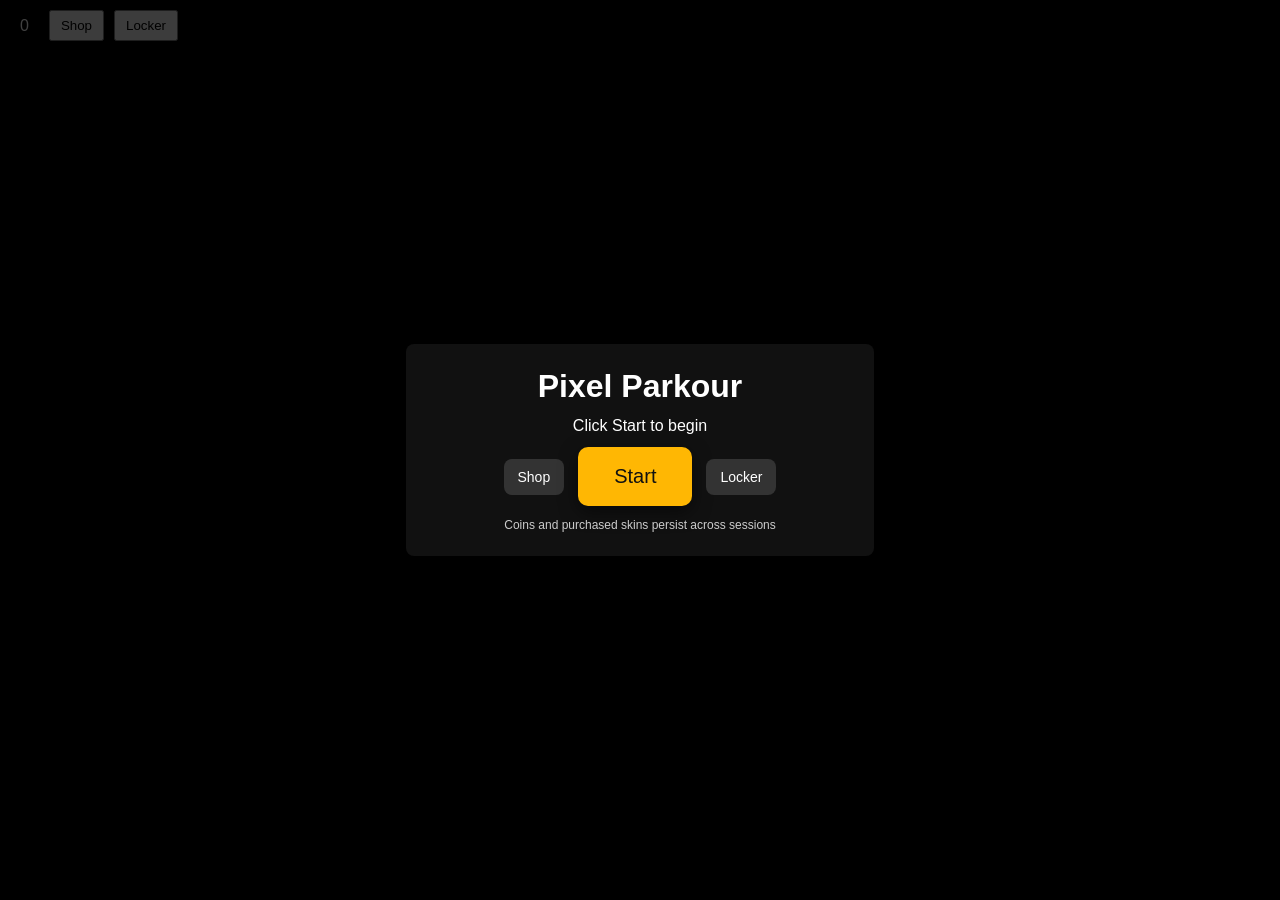
<file: Mini-Games-Arcade-main/zombie run/src/index.html>
<!doctype html>
<html lang="en">
<head>
  <meta charset="utf-8">
  <meta name="viewport" content="width=device-width,initial-scale=1">
  <title>Throwaway Game</title>
  <style>
    html,body{height:100%;margin:0;background:#000;}
    #gameCanvas{display:block;margin:0 auto;background:#000}
  </style>
</head>
<body>
  <canvas id="gameCanvas" width="800" height="600"></canvas>

  <style>
    /* Start menu button styles */
    .menuStart { font-size:20px; padding:18px 36px; background:#ffb703; color:#111; border:none; border-radius:10px; cursor:pointer; box-shadow:0 6px 18px rgba(0,0,0,0.5); }
    .menuSmall { font-size:14px; padding:10px 14px; background:#333; color:#fff; border:none; border-radius:8px; cursor:pointer; }
    .menuSmall:hover, .menuStart:hover { filter:brightness(1.05); }

    /* Shop grid */
    .shopGrid { display:grid; grid-template-columns: repeat(auto-fill, minmax(120px, 1fr)); gap:10px; max-height:480px; overflow:auto; }
    .skinCard { background:#1a1a1a; padding:10px; border-radius:8px; text-align:center; color:#fff; cursor:pointer; border:2px solid transparent; transition:transform .12s ease, border-color .12s ease; }
    .skinCard:hover { transform:translateY(-6px); border-color:#ffb703; }
    .skinThumb { width:64px; height:64px; margin:0 auto 8px; border-radius:6px; background:#222; display:flex; align-items:center; justify-content:center; }
    .previewBox { background:#0f0f0f; padding:12px; border-radius:8px; min-width:200px; color:#fff; }
    .rarity { display:inline-block; padding:3px 8px; border-radius:10px; font-size:11px; margin-left:6px; }
    .rarity.common { background:#3b3b3b; color:#ddd; }
    .rarity.uncommon { background:#2b8f4c; color:#fff; }
    .rarity.rare { background:#4a6cff; color:#fff; }
    .rarity.legendary { background:linear-gradient(90deg,#ffd54f,#ff8a00); color:#111; }

    .purchasedAnim { animation:purchaseFlash .45s ease; }
    @keyframes purchaseFlash { 0% { transform:scale(1); box-shadow:0 0 0 rgba(255,204,0,0); } 50% { transform:scale(1.06); box-shadow:0 6px 18px rgba(255,204,0,0.35); } 100% { transform:scale(1); box-shadow:0 0 0 rgba(255,204,0,0); } }
  </style>

  <!-- HUD & UI overlays -->
  <div id="hud" style="position:fixed;left:10px;top:10px;color:#fff;z-index:999;display:flex;gap:10px;align-items:center;font-family:Arial, sans-serif;">
    <div id="coins" style="background:rgba(0,0,0,0.6);padding:6px 10px;border-radius:6px;">0</div>
    <button id="shopBtn" type="button" style="padding:6px 10px;cursor:pointer;pointer-events:auto" onclick="showShop()">Shop</button>
    <button id="lockerBtn" type="button" style="padding:6px 10px;cursor:pointer;pointer-events:auto" onclick="showLocker()">Locker</button>
  </div>

  <!-- Start menu -->
  <div id="startMenu" style="position:fixed;inset:0;display:flex;align-items:center;justify-content:center;background:rgba(0,0,0,0.75);z-index:10000;">
    <div style="background:#111;padding:24px;border-radius:8px;color:#fff;min-width:420px;text-align:center;font-family:Arial,sans-serif;">
      <h1 style="margin:0 0 12px">Pixel Parkour</h1>
      <p style="margin:0 0 12px">Click Start to begin</p>

      <!-- Big start centered, small shop/locker to sides -->
      <div style="display:flex;align-items:center;justify-content:center;gap:14px;margin-top:10px;">
        <button id="openShopFromMenu" type="button" class="menuSmall" style="pointer-events:auto" onclick="showShop()">Shop</button>
        <button id="startButton" type="button" class="menuStart" tabindex="0" style="pointer-events:auto" onclick="startGame()">Start</button>
        <button id="openLockerFromMenu" type="button" class="menuSmall" style="pointer-events:auto" onclick="showLocker()">Locker</button>
      </div>

      <div style="margin-top:12px;font-size:12px;color:#ccc">Coins and purchased skins persist across sessions</div>
    </div>
  </div>

  <!-- Shop modal (grid + preview) -->
  <div id="shopModal" style="position:fixed;inset:0;display:none;align-items:center;justify-content:center;background:rgba(0,0,0,0.75);z-index:10001;">
    <div style="background:#111;padding:18px;border-radius:8px;color:#fff;min-width:760px;font-family:Arial,sans-serif;display:flex;gap:12px;">
      <div style="flex:1;">
        <h2 style="margin-top:0">Shop</h2>
        <div id="shopGrid" class="shopGrid"></div>
      </div>
      <div style="width:260px;">
        <div class="previewBox">
          <div id="previewName" style="font-weight:bold;font-size:18px">Select a skin</div>
          <div id="previewRarity" style="margin-top:6px"></div>
          <div id="previewCanvas" style="width:200px;height:140px;margin:8px auto;background:#000;border-radius:6px;display:flex;align-items:center;justify-content:center;color:#fff">Preview</div>
          <div id="previewDesc" style="font-size:12px;color:#ccc;margin-top:8px"></div>
          <div style="margin-top:12px;text-align:right">
            <button id="buyButton" type="button" style="padding:8px 12px;margin-right:8px;pointer-events:auto">Buy</button>
            <button id="equipButton" type="button" style="padding:8px 12px;pointer-events:auto">Equip</button>
          </div>
        </div>
      </div>
    </div>
    <div style="position:absolute;bottom:20px;right:20px"><button id="closeShop" type="button" style="pointer-events:auto">Close</button></div>
  </div>

  <!-- Confirmation modal -->
  <div id="confirmModal" style="position:fixed;inset:0;display:none;align-items:center;justify-content:center;background:rgba(0,0,0,0.6);z-index:10003;">
    <div style="background:#111;padding:18px;border-radius:8px;color:#fff;min-width:320px;font-family:Arial,sans-serif;text-align:center;">
      <div id="confirmText" style="margin-bottom:12px">Confirm purchase?</div>
      <div style="display:flex;justify-content:center;gap:12px"><button id="confirmYes" type="button" style="pointer-events:auto">Yes</button><button id="confirmNo" type="button" style="pointer-events:auto">No</button></div>
    </div>
  </div>

  <!-- Locker modal (grid + preview) -->
  <div id="lockerModal" style="position:fixed;inset:0;display:none;align-items:center;justify-content:center;background:rgba(0,0,0,0.75);z-index:10001;">
    <div style="background:#111;padding:18px;border-radius:8px;color:#fff;min-width:760px;font-family:Arial,sans-serif;display:flex;gap:12px;">
      <div style="flex:1;">
        <h2 style="margin-top:0">Locker</h2>
        <div id="lockerList" class="shopGrid"></div>
      </div>
      <div style="width:260px;">
        <div class="previewBox">
          <div id="lockerPreviewName" style="font-weight:bold;font-size:18px">Select a skin</div>
          <div id="lockerPreviewCanvas" style="width:200px;height:140px;margin:8px auto;background:#000;border-radius:6px;display:flex;align-items:center;justify-content:center;color:#fff">Preview</div>
          <div style="margin-top:12px;text-align:right"><button id="closeLocker" type="button" style="pointer-events:auto">Close</button></div>
        </div>
      </div>
    </div>
  </div>

  <!-- Game over / defeat screen -->
  <div id="gameOver" style="position:fixed;inset:0;display:none;align-items:center;justify-content:center;background:rgba(0,0,0,0.75);z-index:10002;">
    <div style="background:#111;padding:24px;border-radius:8px;color:#fff;min-width:340px;text-align:center;font-family:Arial,sans-serif;">
      <h1 id="gameOverTitle">Game Over</h1>
      <pre id="gameOverText" style="white-space:pre-wrap;color:#ddd"></pre>
      <div style="margin-top:12px">
        <button id="retryBtn" type="button" style="padding:8px 14px;margin:6px;pointer-events:auto">Retry</button>
        <button id="backToMenuBtn" type="button" style="padding:8px 14px;margin:6px;pointer-events:auto">Back to Menu</button>
        <button id="gameOverShop" type="button" style="padding:8px 14px;margin:6px;pointer-events:auto">Shop</button>
      </div>
    </div>
  </div>

  <!-- Serve via a static server for modules/fetch: python -m http.server or npx http-server -->
  <script>
    (function(){
      const canvas = document.getElementById('gameCanvas');
      function resize(){
        const dpr = window.devicePixelRatio || 1;
        // Fit to window while clamping size
        canvas.width = Math.min(1024, Math.max(640, Math.floor(window.innerWidth * 0.9))) * dpr;
        canvas.height = Math.min(768, Math.max(480, Math.floor(window.innerHeight * 0.9))) * dpr;
        canvas.style.width = Math.floor(canvas.width / dpr) + "px";
        canvas.style.height = Math.floor(canvas.height / dpr) + "px";
      }
      window.addEventListener('resize', resize);
      resize();
      // Expose canvas globally for existing scripts that expect it
      window.gameCanvas = canvas;
    })();
  </script>

  <!-- Load main as an ES module so `import` works -->
  <script type="module" src="./main.js"></script>
</body>
</html>
</file>
<file: Mini-Games-Arcade-main/amtd/style.css>
body {
    margin: 0;
    padding: 0;
    display: flex;
    justify-content: center;
    align-items: center;
    height: 100vh;
    background-color: #2c3e50;
    color: white;
    font-family: Arial, sans-serif;
}

#game-container {
    position: relative;
    border: 4px solid #34495e;
    box-shadow: 0 0 20px rgba(0,0,0,0.5);
}

#ui {
    position: absolute;
    top: 0;
    left: 0;
    width: 100%;
    padding: 10px;
    background: linear-gradient(to bottom, rgba(0, 0, 0, 0.8), transparent);
    display: flex;
    flex-direction: column;
    gap: 10px;
    box-sizing: border-box;
    z-index: 10;
}

#upgrade-menu {
    position: absolute;
    top: 80px;
    right: 20px;
    width: 180px;
    background: rgba(44, 62, 80, 0.9);
    backdrop-filter: blur(10px);
    border: 2px solid #e67e22;
    border-radius: 12px;
    padding: 15px;
    z-index: 20;
    display: flex;
    flex-direction: column;
    gap: 10px;
    box-shadow: 0 5px 15px rgba(0,0,0,0.5);
}

#upgrade-menu.hidden {
    display: none;
}

#upgrade-menu h3 {
    margin: 0;
    font-size: 1.1em;
    color: #f1c40f;
    text-align: center;
}

.upgrade-stats {
    font-size: 0.9em;
    display: flex;
    flex-direction: column;
    gap: 4px;
}

.upgrade-stats .bonus {
    color: #2ecc71;
    font-weight: bold;
}

#upgrade-btn {
    background: #2ecc71;
    border: none;
    color: white;
    padding: 8px;
    border-radius: 6px;
    cursor: pointer;
    font-weight: bold;
    transition: background 0.2s;
}

#upgrade-btn:hover {
    background: #27ae60;
}

#close-upgrade {
    background: rgba(231, 76, 60, 0.3);
    border: 1px solid #e74c3c;
    color: white;
    padding: 5px;
    border-radius: 6px;
    cursor: pointer;
    font-size: 0.8em;
}

.stats {
    display: flex;
    justify-content: space-around;
    font-size: 1.2em;
    font-weight: bold;
    text-shadow: 2px 2px 4px rgba(0,0,0,0.5);
}

#unit-bar {
    position: absolute;
    bottom: 20px;
    left: 50%;
    transform: translateX(-50%);
    display: flex;
    justify-content: center;
    gap: 15px;
    background: transparent;
    padding: 10px;
    z-index: 11;
}

.unit {
    background: rgba(44, 62, 80, 0.7);
    border: 2px solid rgba(127, 140, 141, 0.5);
    padding: 5px;
    width: 70px;
    height: 80px;
    text-align: center;
    cursor: pointer;
    transition: all 0.2s;
    border-radius: 10px;
    display: flex;
    flex-direction: column;
    align-items: center;
    justify-content: center;
    backdrop-filter: blur(5px);
}

.unit:hover {
    background: rgba(75, 101, 132, 0.9);
    border-color: #bdc3c7;
    transform: translateY(-5px);
}

.unit.active {
    background: rgba(230, 126, 34, 0.8);
    border-color: #f1c40f;
    box-shadow: 0 0 15px #f1c40f;
}

.unit-preview {
    width: 40px;
    height: 40px;
    margin-bottom: 5px;
}

.unit-price {
    font-size: 14px;
    font-weight: bold;
    color: #f1c40f;
}

#start-screen {
    position: absolute;
    bottom: 120px;
    right: 20px;
    width: auto;
    height: auto;
    background: none;
    display: flex;
    justify-content: flex-end;
    align-items: flex-end;
    z-index: 100;
    pointer-events: none;
}

#start-modal {
    background: rgba(44, 62, 80, 0.95);
    padding: 15px;
    border-radius: 12px;
    border: 2px solid #e67e22;
    text-align: center;
    box-shadow: 0 5px 15px rgba(0,0,0,0.5);
    backdrop-filter: blur(10px);
    pointer-events: auto;
    width: 200px;
}

#start-modal h1, #start-modal p {
    display: none;
}

#start-game-btn {
    margin-top: 0;
    padding: 12px 20px;
    font-size: 1.1em;
    background: #e67e22;
    border: none;
    color: white;
    border-radius: 8px;
    cursor: pointer;
    font-weight: bold;
    width: 100%;
    transition: all 0.2s;
}

#start-game-btn:hover {
    background: #d35400;
    transform: scale(1.05);
}

#gameCanvas {
    background-color: #3d8b34;
    display: block;
    cursor: crosshair;
}

button {
    background-color: #e67e22;
    border: none;
    color: white;
    padding: 5px 15px;
    cursor: pointer;
    font-weight: bold;
}

button:hover {
    background-color: #d35400;
}
</file>
<file: Mini-Games-Arcade-main/BreadBaker/style.css>
body {
    background-color: #f5e6ca;
    font-family: 'Segoe UI', Tahoma, Geneva, Verdana, sans-serif;
    display: flex;
    justify-content: center;
    align-items: center;
    height: 100vh;
    margin: 0;
}

.bakery-container {
    background-color: #fffaf0;
    padding: 2rem;
    border-radius: 15px;
    box-shadow: 0 10px 25px rgba(0,0,0,0.1);
    text-align: center;
    border: 5px solid #d2b48c;
    width: 400px;
}

h1 {
    color: #8b4513;
    margin-bottom: 0.5rem;
}

#stats {
    margin-bottom: 1.5rem;
    font-size: 1.2rem;
    color: #5d4037;
}

#dough-container {
    height: 200px;
    display: flex;
    justify-content: center;
    align-items: center;
    cursor: pointer;
}

.dough {
    width: 150px;
    height: 100px;
    background-color: #fdf5e6;
    border-radius: 50%;
    border: 3px solid #e3dac9;
    transition: transform 0.1s;
    box-shadow: inset 0 -5px 10px rgba(0,0,0,0.1);
    position: relative;
}

.dough:active {
    transform: scale(0.9) translateY(5px);
}

#progress-bar-container {
    width: 100%;
    height: 20px;
    background-color: #eee;
    border-radius: 10px;
    margin-top: 20px;
    overflow: hidden;
    border: 1px solid #ddd;
}

#progress-bar {
    width: 0%;
    height: 100%;
    background-color: #d2b48c;
    transition: width 0.3s;
}

#status {
    font-weight: bold;
    height: 1.5rem;
}

.hidden {
    display: none !important;
}

#slice {
    position: absolute;
    top: 50%;
    left: 20%;
    width: 60%;
    height: 6px;
    background-color: #8b4513;
    border-radius: 3px;
    transform: translateY(-50%);
    box-shadow: 0 1px 2px rgba(0,0,0,0.2);
}

#slice-canvas {
    position: absolute;
    top: 0;
    left: 0;
    width: 100%;
    height: 100%;
    pointer-events: none;
    z-index: 5;
}

#slice-target {
    position: absolute;
    top: 50%;
    left: 20%;
    width: 60%;
    height: 4px;
    border: 2px dashed #2e7d32;
    border-radius: 2px;
    transform: translateY(-50%);
    pointer-events: none;
    animation: pulse 1s infinite;
}

#oven-container {
    margin: 20px 0;
    text-align: center;
}

#oven {
    width: 120px;
    height: 100px;
    background-color: #444;
    margin: 0 auto;
    border-radius: 10px 10px 0 0;
    position: relative;
    border: 4px solid #333;
}

#oven-door {
    width: 80%;
    height: 60%;
    background-color: rgba(0, 0, 0, 0.5);
    margin: 15% auto;
    border: 2px solid #666;
    border-radius: 5px;
}

#oven-inside {
    position: absolute;
    top: 15%;
    left: 10%;
    width: 80%;
    height: 60%;
    background-color: #000;
    z-index: -1;
}

.dragging {
    opacity: 0.8;
    z-index: 1000;
}

.dough.draggable {
    cursor: grab;
}

.dough.draggable:active {
    cursor: grabbing;
}

#reset-btn {
    background-color: #4CAF50;
    margin-top: 10px;
}

#reset-btn:hover {
    background-color: #45a049;
}

@keyframes pulse {
    0% { opacity: 0.5; }
    50% { opacity: 1; }
    100% { opacity: 0.5; }
}

#knife-cursor {
    position: fixed;
    font-size: 3rem;
    pointer-events: none;
    z-index: 1000;
    transform: translate(-50%, -50%) rotate(-45deg);
    filter: drop-shadow(2px 4px 6px rgba(0,0,0,0.3));
}

.slicing-cursor #dough-container {
    cursor: none !important;
}

.slicing-cursor #dough {
    cursor: none !important;
}

#tools {
    margin-top: 20px;
    display: flex;
    justify-content: center;
    align-items: center;
    gap: 20px;
}

#knife-pickup {
    font-size: 2.5rem;
    cursor: grab;
    transition: transform 0.2s;
    user-select: none;
}

#knife-pickup:hover {
    transform: scale(1.2) rotate(-10deg);
}

#knife-pickup:active {
    cursor: grabbing;
}

button {
    padding: 10px 20px;
    font-size: 1rem;
    cursor: pointer;
    background-color: #d2b48c;
    border: none;
    border-radius: 5px;
    color: white;
    font-weight: bold;
}

button:disabled {
    background-color: #ccc;
    cursor: not-allowed;
}

.bakery-container.oven-mode {
    background-color: #333;
    border-color: #555;
}

.bakery-container.oven-mode h1, 
.bakery-container.oven-mode #stats {
    color: #ff9800;
}

.baked {
    background-color: #a0522d !important;
    box-shadow: 0 0 20px #ff9800 !important;
}

#back-btn {
    position: fixed;
    top: 15px;
    left: 15px;
    background-color: rgba(139,69,19,0.85);
    color: white;
    padding: 6px 14px;
    border-radius: 20px;
    text-decoration: none;
    font-size: 0.85rem;
    font-weight: bold;
    z-index: 90;
    transition: background-color 0.2s;
}

#back-btn:hover {
    background-color: #8b4513;
}

#secret-trigger {
    position: fixed;
    bottom: 20px;
    right: 20px;
    background-color: #8b4513;
    color: white;
    border: none;
    padding: 8px 15px;
    border-radius: 20px;
    cursor: pointer;
    font-size: 0.8rem;
    font-weight: bold;
    box-shadow: 0 4px 6px rgba(0,0,0,0.1);
    transition: transform 0.2s, background-color 0.2s;
    z-index: 90;
}

#secret-trigger:hover {
    background-color: #5d4037;
    transform: scale(1.05);
}

#secret-menu {
    position: fixed;
    top: 50%;
    left: 50%;
    transform: translate(-50%, -50%);
    background: #fffaf0;
    padding: 25px;
    border: 4px solid #d2b48c;
    border-radius: 15px;
    box-shadow: 0 0 30px rgba(0,0,0,0.3);
    z-index: 100;
    text-align: center;
    width: 250px;
}

#secret-menu h3 {
    margin-top: 0;
    color: #8b4513;
    border-bottom: 2px solid #d2b48c;
    padding-bottom: 10px;
    margin-bottom: 15px;
}

#secret-input {
    padding: 10px;
    width: 90%;
    margin-bottom: 15px;
    border: 2px solid #d2b48c;
    border-radius: 8px;
    font-size: 1rem;
    outline: none;
}

#secret-input:focus {
    border-color: #8b4513;
}

#secret-menu .button-group {
    display: flex;
    justify-content: center;
    gap: 10px;
}

#secret-menu button {
    margin: 0;
    flex: 1;
}

#close-secret {
    background-color: #9e9e9e;
}

#close-secret:hover {
    background-color: #757575;
}

/* ---- SHOP ---- */
#shop-trigger {
    position: fixed;
    bottom: 60px;
    right: 20px;
    background-color: #e65100;
    color: white;
    border: none;
    padding: 8px 15px;
    border-radius: 20px;
    cursor: pointer;
    font-size: 0.85rem;
    font-weight: bold;
    box-shadow: 0 4px 10px rgba(0,0,0,0.2);
    transition: transform 0.2s, background-color 0.2s;
    z-index: 90;
}
#shop-trigger:hover { background-color: #bf360c; transform: scale(1.05); }

#shop-panel {
    position: fixed;
    top: 50%;
    right: 20px;
    transform: translateY(-50%);
    background: #fffaf0;
    border: 4px solid #d2b48c;
    border-radius: 15px;
    box-shadow: 0 0 30px rgba(0,0,0,0.25);
    z-index: 95;
    width: 270px;
    max-height: 85vh;
    overflow-y: auto;
    padding: 0 0 12px 0;
}

#shop-header {
    display: flex;
    justify-content: space-between;
    align-items: center;
    background: #8b4513;
    color: white;
    padding: 12px 16px;
    border-radius: 10px 10px 0 0;
    font-weight: bold;
    font-size: 1.05rem;
    position: sticky;
    top: 0;
}
#close-shop {
    background: transparent;
    border: none;
    color: white;
    font-size: 1.1rem;
    cursor: pointer;
    padding: 0 4px;
    line-height: 1;
}
#close-shop:hover { opacity: 0.7; }

#shop-money-display {
    text-align: center;
    font-size: 1.1rem;
    font-weight: bold;
    color: #4caf50;
    padding: 10px 0 6px;
    border-bottom: 1px solid #e8d5bb;
}

#shop-items { padding: 8px 12px; }

.shop-item {
    display: flex;
    justify-content: space-between;
    align-items: center;
    background: #fdf5e6;
    border: 1px solid #e8d5bb;
    border-radius: 10px;
    padding: 10px 12px;
    margin-bottom: 10px;
    gap: 8px;
}
.shop-item-info {
    display: flex;
    flex-direction: column;
    gap: 2px;
    flex: 1;
}
.shop-item-name { font-weight: bold; font-size: 0.9rem; color: #5d4037; }
.shop-item-desc { font-size: 0.75rem; color: #888; }
.shop-item-owned { font-size: 0.75rem; color: #4caf50; font-weight: bold; }

.shop-buy-btn {
    background: #e65100;
    color: white;
    border: none;
    border-radius: 8px;
    padding: 7px 12px;
    cursor: pointer;
    font-weight: bold;
    font-size: 0.85rem;
    white-space: nowrap;
    transition: background 0.2s, transform 0.1s;
    flex-shrink: 0;
}
.shop-buy-btn:hover:not(:disabled) { background: #bf360c; transform: scale(1.05); }
.shop-buy-btn:disabled { background: #ccc; cursor: not-allowed; transform: none; }

#shop-stats {
    margin: 4px 12px 0;
    padding: 8px 12px;
    background: #fdf5e6;
    border: 1px solid #e8d5bb;
    border-radius: 10px;
    font-size: 0.85rem;
    color: #5d4037;
    display: flex;
    flex-direction: column;
    gap: 4px;
}

@keyframes fadeInUp {
    from { opacity: 0; transform: translateX(-50%) translateY(10px); }
    to   { opacity: 1; transform: translateX(-50%) translateY(0); }
}
</file>
<file: Mini-Games-Arcade-main/Fishing/style.css>
body, html {
    margin: 0;
    padding: 0;
    width: 100%;
    height: 100%;
    overflow: hidden;
    background-color: #2D1B4D;
    font-family: 'Arial Black', Gadget, sans-serif;
}

#back-btn {
    position: fixed;
    top: 15px;
    left: 15px;
    background-color: rgba(33,150,243,0.85);
    color: white;
    padding: 6px 14px;
    border-radius: 20px;
    text-decoration: none;
    font-size: 0.85rem;
    font-weight: bold;
    z-index: 999;
    transition: background-color 0.2s;
}

#back-btn:hover {
    background-color: #2196F3;
}

#gameCanvas {
    display: block;
    cursor: default;
    background-color: #4A148C;
}
</file>
